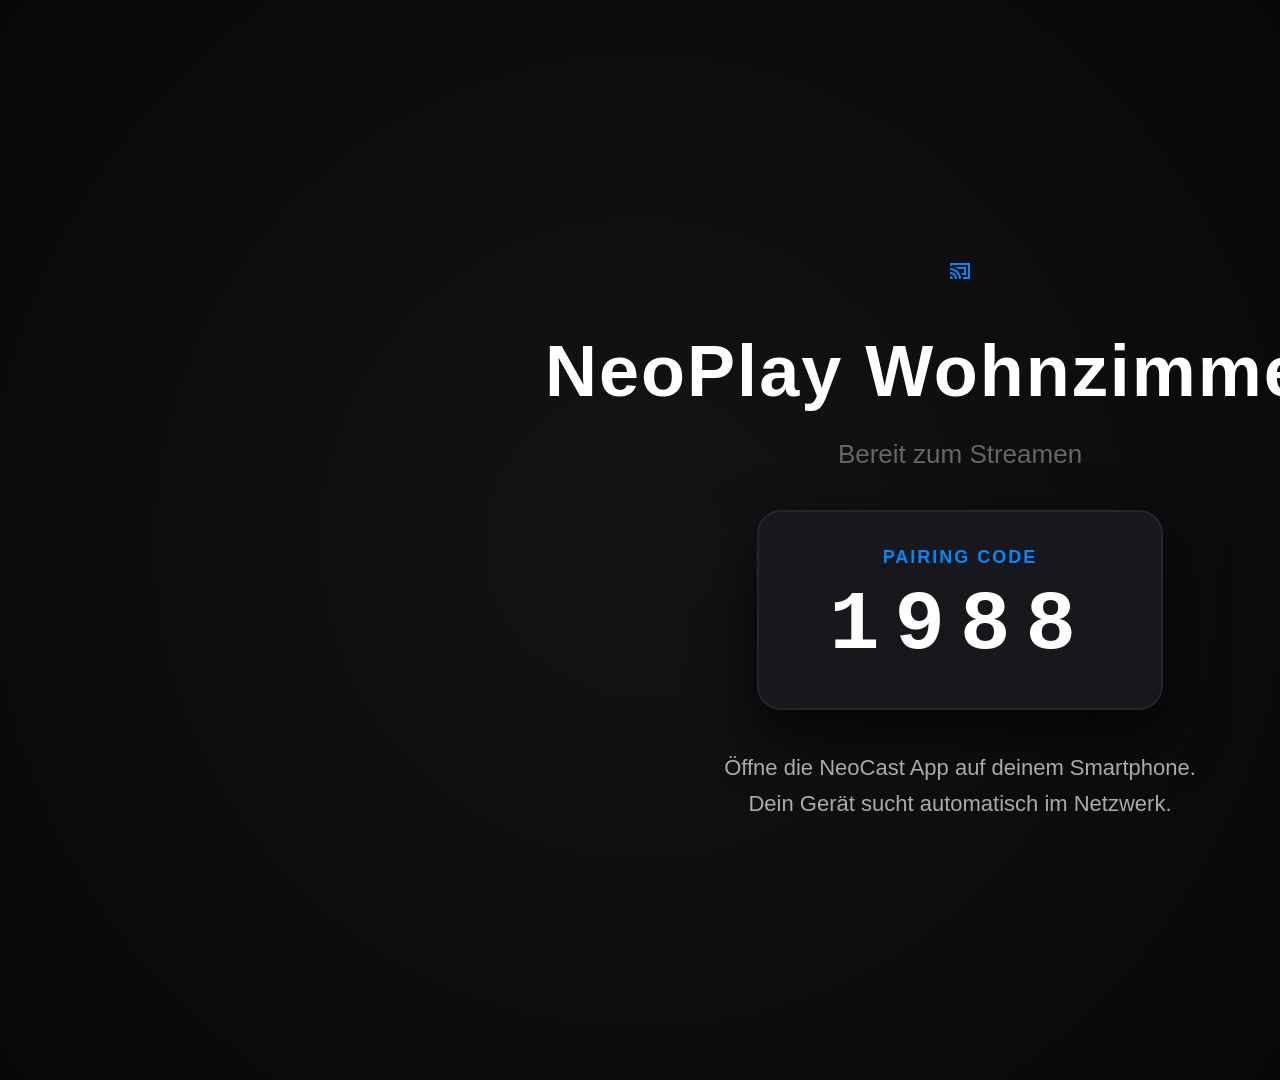
<file: apps/com.neoos.app.neocast/index.html>
<!DOCTYPE html>
<html lang="de">
<head>
    <meta charset="UTF-8">
    <meta name="viewport" content="width=device-width, initial-scale=1.0">
    <title>NeoCast TV Receiver</title>
    <link rel="stylesheet" href="style.css">
    <link rel="stylesheet" href="https://fonts.googleapis.com/css2?family=Material+Symbols+Sharp:opsz,wght,FILL,GRAD@20..48,100..700,0..1,-50..200" />
</head>
<body>

    <div id="app-container">
        
        <div id="waiting-screen">
            <span class="material-symbols-sharp cast-icon">cast_connected</span>
            
            <div class="name-edit-container">
                <h1 id="tv-device-title" onclick="startEditingName()">NeoPlay</h1>
                <input type="text" id="tv-device-input" style="display: none;" onblur="saveNewName()" onkeydown="checkNameKey(event)">
                <span class="material-symbols-sharp edit-icon" onclick="startEditingName()">edit</span>
            </div>
            
            <p class="subtitle">Bereit zum Streamen</p>

            <div class="pairing-box">
                <div class="pairing-label">Pairing Code</div>
                <div id="pairing-code">----</div>
            </div>

            <p class="info-text">Öffne die NeoCast App auf deinem Smartphone.<br>Dein Gerät sucht automatisch im Netzwerk.</p>
        </div>

        <div id="stream-screen" style="display: none;">
            <video id="remote-video" autoplay playsinline muted></video>
            <div id="stream-overlay">
                <span class="pulse-dot"></span>
                <span class="material-symbols-sharp">cast</span> 
                <span id="stream-status-text">Live-Übertragung aktiv</span>
            </div>
        </div>

    </div>

    <script src="script.js"></script>
</body>
</html>
</file>
<file: apps/com.neoos.app.neocast/style.css>
* { box-sizing: border-box; margin: 0; padding: 0; user-select: none; }
body { 
    background: radial-gradient(circle, #141416 0%, #08080a 100%);
    color: #ffffff; 
    font-family: 'Segoe UI', -apple-system, sans-serif; 
    width: 1920px; height: 1080px; 
    overflow: hidden;
}

#app-container { width: 1920px; height: 1080px; display: flex; justify-content: center; align-items: center; }

#waiting-screen { text-align: center; display: flex; flex-direction: column; align-items: center; gap: 40px; }

.cast-icon { font-size: 110px; color: #0088ff; animation: pulse-glow 2s infinite ease-in-out; }
h1 { font-size: 72px; font-weight: bold; letter-spacing: 2px; }
.subtitle { font-size: 26px; color: #666; margin-top: -20px; }

.pairing-box {
    background: #18181c; border: 2px solid #25252b; padding: 35px 70px;
    border-radius: 24px; box-shadow: 0 25px 60px rgba(0,0,0,0.7);
}
.pairing-label { font-size: 18px; color: #0088ff; text-transform: uppercase; letter-spacing: 2px; margin-bottom: 10px; font-weight: bold; }
#pairing-code { font-size: 84px; font-weight: 900; letter-spacing: 15px; color: #ffffff; font-family: monospace; }

.info-text { font-size: 22px; color: #aaa; line-height: 1.6; }
/* Ergänzung für die Namensbearbeitung */
.name-edit-container {
    display: flex;
    align-items: center;
    justify-content: center;
    gap: 15px;
    height: 96px;
}

#tv-device-title {
    cursor: pointer;
}

#tv-device-input {
    background: #1c1c22;
    border: 2px solid #0088ff;
    color: #ffffff;
    font-size: 72px;
    font-weight: bold;
    text-align: center;
    border-radius: 12px;
    outline: none;
    padding: 0 20px;
    width: 600px;
    height: 90px;
    font-family: 'Segoe UI', sans-serif;
}

.edit-icon {
    font-size: 32px;
    color: #444;
    cursor: pointer;
    transition: color 0.2s;
}

.name-edit-container:hover .edit-icon {
    color: #0088ff;
}


/* Video Stream Container */
#stream-screen { position: relative; width: 1920px; height: 1080px; background: #000; }
#remote-video { width: 1920px; height: 1080px; object-fit: contain; }

#stream-overlay { 
    position: absolute; bottom: 50px; left: 50%; transform: translateX(-50%); 
    background: rgba(10,10,12,0.9); border: 1px solid #333; padding: 16px 32px; 
    border-radius: 40px; font-size: 20px; display: flex; align-items: center; gap: 15px; 
}

.pulse-dot { width: 12px; height: 12px; background: #00ffaa; border-radius: 50%; animation: blink 1.5s infinite; }

@keyframes pulse-glow {
    0%, 100% { transform: scale(1); opacity: 0.8; filter: drop-shadow(0 0 0px rgba(0,136,255,0)); }
    50% { transform: scale(1.04); opacity: 1; filter: drop-shadow(0 0 20px rgba(0,136,255,0.5)); }
}
@keyframes blink { 0%, 100% { opacity: 0.3; } 50% { opacity: 1; } }
</file>
